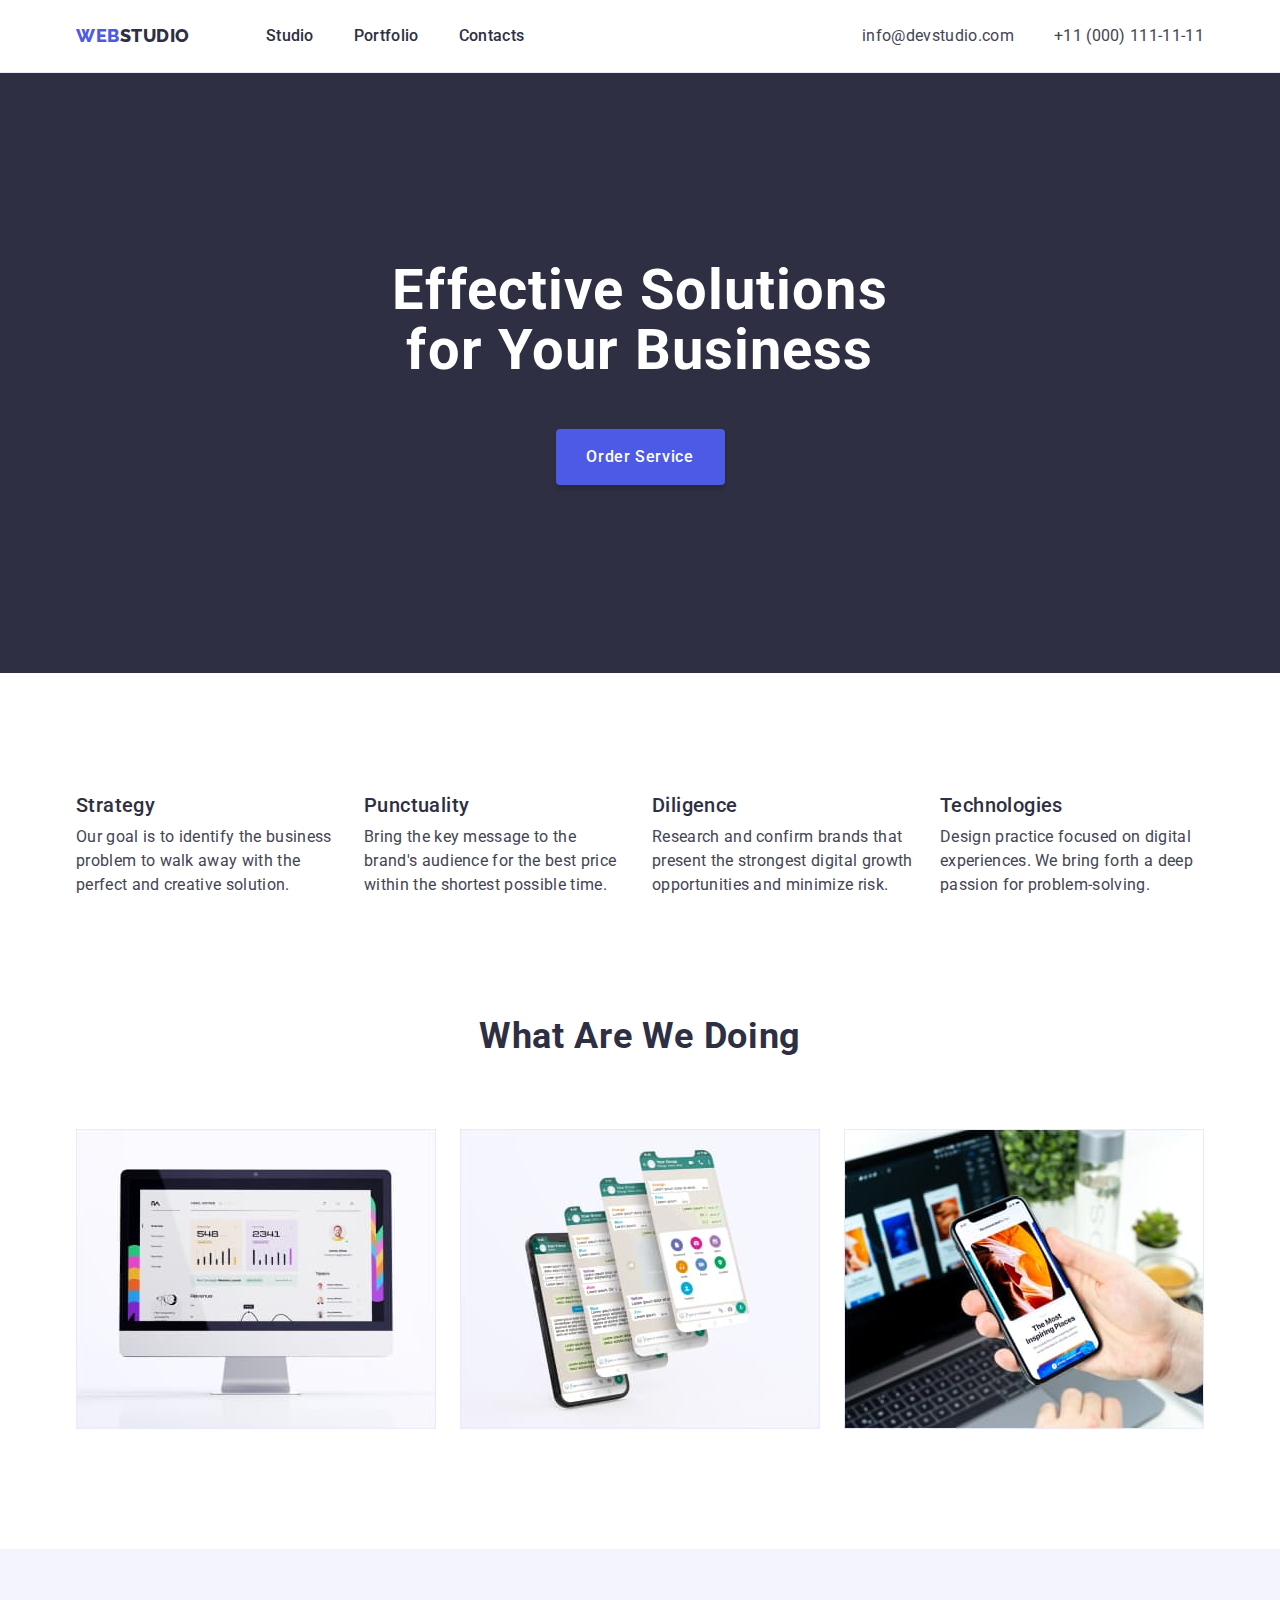
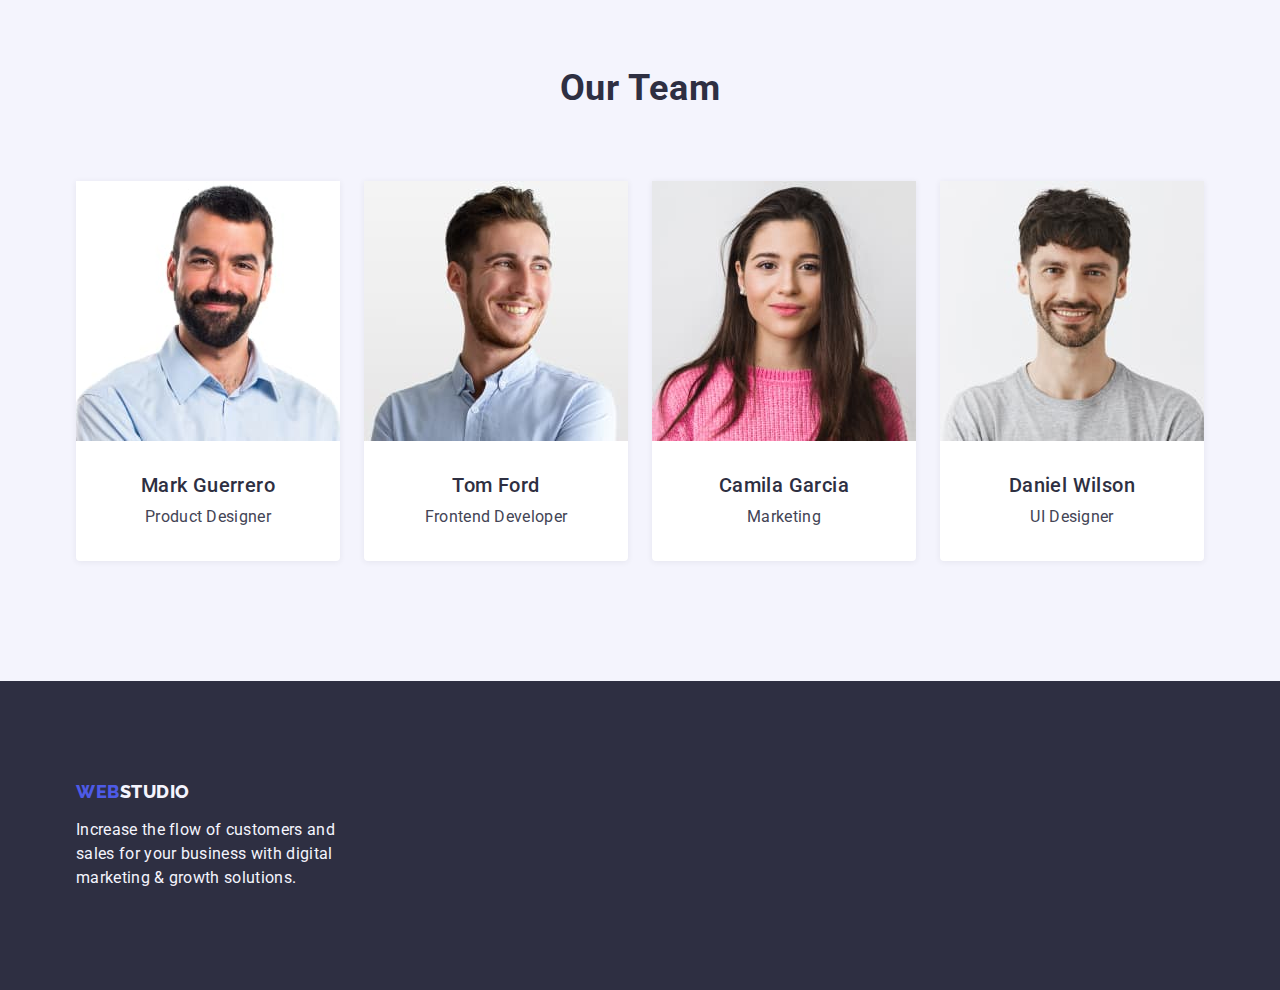
<file: index.html>
<!DOCTYPE html>
<html lang="en">
<head>
    <meta charset="UTF-8">
    <meta name="viewport" content="width=device-width, initial-scale=1.0">
    <title>Webstudio</title>
    <link rel="preconnect" href="https://fonts.googleapis.com">
<link rel="preconnect" href="https://fonts.gstatic.com" crossorigin>
<link href="https://fonts.googleapis.com/css2?family=Raleway:wght@800&family=Roboto:wght@400;500;700&display=swap" rel="stylesheet">
<link rel="stylesheet" href="https://cdn.jsdelivr.net/npm/modern-normalize@2.0.0/modern-normalize.min.css">
<link rel="stylesheet" href="./css/styles.css" />
</head>
<body>
    <!---------------------------------------------- Header --------------------------------------->
    <header class="page-header">  
    <div class="container header">
<nav class="navigation">
    <a class="link logo-header"  href="./index.html">Web<span class="studio">Studio</span></a>
    <ul class="menu list">
        <li class="menu-item">
            <a  class="link menu-link" href="./index.html">Studio</a>
        </li>
        <li class="menu-item">
            <a class="link menu-link" href="./portfolio.html">Portfolio</a>
        </li>
        <li class="menu-item">
            <a class="link menu-link" href="">Contacts</a>
        </li>
    </ul>
</nav>
<address class="contacts">
    <ul class="list contacts-list">
        <li>
            <a class="link link-contacts" href="mailto:info@devstudio.com">info@devstudio.com</a>
        </li>
        <li>
            <a class="link link-contacts" href="tel:+110001111111">+11 (000) 111-11-11</a>
        </li>
    </ul>
</address>
</div> 
    </header>
    <main>
<!--------------------------------------------- Hero --------------------------------------------------------->
<section class="hero section">
    <div class="container">
    <h1 class="hero-title">Effective Solutions for Your Business</h1>
    <button type="button" class="hero-button">Order Service</button>
</div>
</section>
<!------------------------------------------- Our benefits ------------------------------------------------------->
<section class="benefits section">
    <div class="container">
    <h2 class="visually-hidden">Our benefits</h2>
    <ul class="benefits-list list">
        <li class="benefits-list-item">
            <h3 class="benefits-title">Strategy</h3>
            <p class="benefits-text">Our goal is to identify the business problem to walk away with the perfect and creative solution. </p>
        </li>
        <li class="benefits-list-item">
            <h3 class="benefits-title">Punctuality</h3>
            <p class="benefits-text">Bring the key message to the brand's audience for the best price within the shortest possible time. </p>
        </li>
        <li class="benefits-list-item">
            <h3 class="benefits-title">Diligence</h3>
            <p class="benefits-text">Research and confirm brands that present the strongest digital growth opportunities and minimize risk. </p>
        </li>
        <li class="benefits-list-item">
            <h3 class="benefits-title">Technologies</h3>
            <p class="benefits-text">Design practice focused on digital experiences. We bring forth a deep passion for problem-solving. </p>
        </li>
    </ul>
</div>
</section>
<!-------------------------------------- What are we doing --------------------------------------------->
<section class="job-examples section">
    <div class="container">
    <h2 class="secondary-title">What are we doing</h2>
    <ul class="list job-list">
        <li class="job-list-item">
            <img src="./images/what_are_we_doing/monitor.jpg" alt="monitor" height="300" width="360"> 
        </li>
        <li class="job-list-item">
            <img src="./images/what_are_we_doing/handy_app.jpg" alt="phone application" height="300" width="360"> 
        </li>
        <li class="job-list-item">
            <img src="./images/what_are_we_doing/handy.jpg" alt="mobile phone" height="300" width="360"> 
        </li>
    </ul>
</div>
</section>
<!---------------------------------------- Our Team ------------------------------------------------->
<section class="team section">
    <div class="container">
    <h2 class="secondary-title">Our Team</h2>
    <ul class="list list-team">
        <li class="list-item-team">
            <img src="./images/Team/mark.jpg" alt="man" height="260" width="264">
           <div class="card-info">
            <h3 class="name">Mark Guerrero</h3>
            <p class="sub-text">Product Designer</p>
           </div>
        </li>
        <li class="list-item-team">
            <img src="./images/Team/tom.jpg" alt="man" height="260" width="264">
            <div class="card-info">
                <h3 class="name">Tom Ford</h3>
                <p class="sub-text">Frontend Developer</p>
            </div>
        </li>
        <li class="list-item-team">
            <img src="./images/Team/camila.jpg" alt="woman" height="260" width="264">
            <div class="card-info">
                <h3 class="name">Camila Garcia</h3>
                <p class="sub-text">Marketing</p>
            </div>
        </li>
        <li class="list-item-team">
            <img src="./images/Team/daniel.jpg" alt="man" height="260" width="264">
            <div class="card-info">
                <h3 class="name">Daniel Wilson</h3>
                <p class="sub-text">UI Designer</p>
            </div>
        </li>
    </ul>
</div>
</section>
    </main>
    <!---------------------------------------------------- Footer ---------------------------------------------->
    <footer class="footer">
        <div class="container">
        <a class="link logo-footer" href="./index.html">Web<span class="studio-footer">Studio</span></a>
        <p class="footer-slogan">
            Increase the flow of customers and sales for your business with digital marketing & growth solutions.
        </p>
    </div>
    </footer>
</body>
</html>
</file>
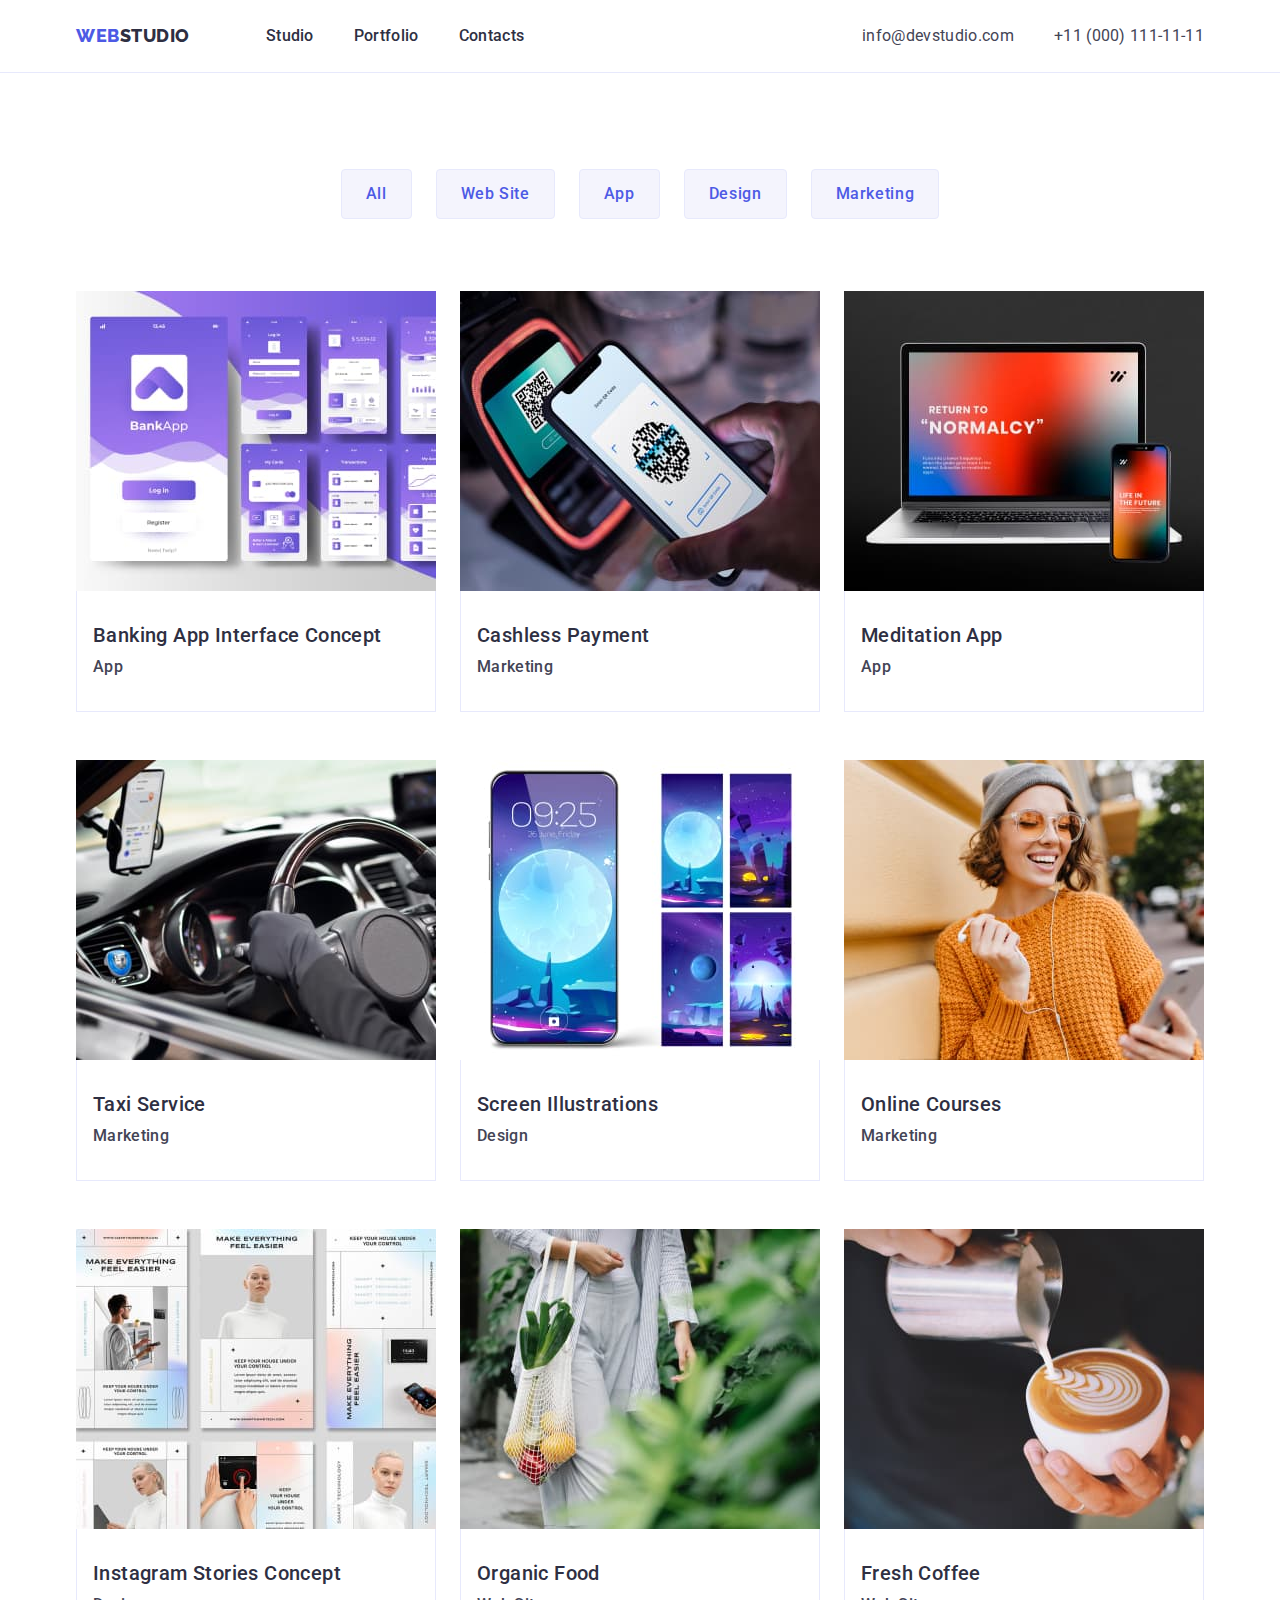
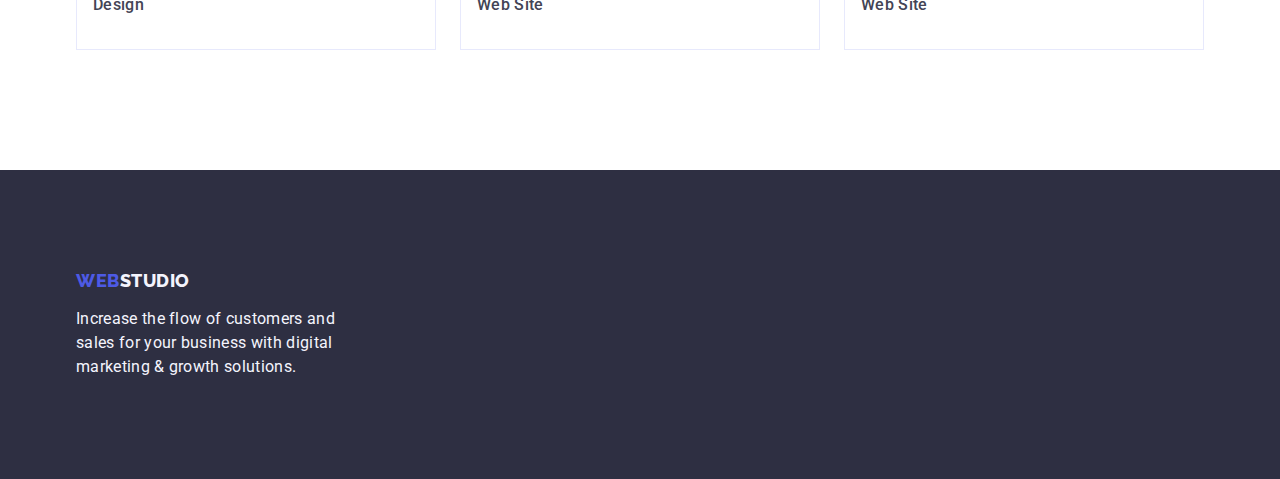
<file: portfolio.html>
<!DOCTYPE html>
<html lang="en">
<head>
    <meta charset="UTF-8">
    <meta name="viewport" content="width=device-width, initial-scale=1.0">
    <title>Portfolio</title>
    <link rel="preconnect" href="https://fonts.googleapis.com">
<link rel="preconnect" href="https://fonts.gstatic.com" crossorigin>
<link href="https://fonts.googleapis.com/css2?family=Raleway:wght@800&family=Roboto:wght@400;500;700&display=swap" rel="stylesheet">
<link rel="stylesheet" href="https://cdn.jsdelivr.net/npm/modern-normalize@2.0.0/modern-normalize.min.css">
<link rel="stylesheet" href="./css/styles.css" />
</head>
<body>
    <!---------------------------------------------- Header --------------------------------------->
    <header class="page-header"> 
        <div class="container header"> 
        <nav class="navigation">
            <a class="link logo-header"  href="./index.html">Web<span class="studio">Studio</span></a>
            <ul class="menu list">
                <li class="menu-item">
                    <a  class="link menu-link" href="./index.html">Studio</a>
                </li>
                <li class="menu-item">
                    <a class="link menu-link" href="./portfolio.html">Portfolio</a>
                </li>
                <li class="menu-item">
                    <a class="link menu-link" href="">Contacts</a>
                </li>
            </ul>
        </nav>
        <address class="contacts">
            <ul class="list contacts-list">
                <li>
                    <a class="link link-contacts" href="mailto:info@devstudio.com">info@devstudio.com</a>
                </li>
                <li>
                    <a class="link link-contacts" href="tel:+110001111111">+11 (000) 111-11-11</a>
                </li>
            </ul>
        </address>
    </div> 
            </header>
    <main>
        <!------------------------------------------- Portfolio ------------------------------->
<section class="projects section">
    <div class="container portfolio-container">
    <h1 class="visually-hidden">Our Projects</h1>
<ul class="list buttons-list">
    <li class="buttons-list-item">
        <button type="button" class="button filter-button">All</button>
    </li>
    <li class="buttons-list-item">
        <button type="button" class="button filter-button">Web Site</button>
    </li>
    <li class="buttons-list-item">
        <button type="button" class="button filter-button">App</button>
    </li>
    <li class="buttons-list-item">
        <button type="button" class="button filter-button">Design</button>
    </li>
    <li class="buttons-list-item">
        <button type="button" class="button filter-button">Marketing</button>
    </li>
</ul>

<ul class="list portfolio-list">
    <li class="portfolio-list-item">
        <a class="link" href="">
        <img src="./images/Portfolio/banking_app.jpg" alt="application design" width="360" height="300">
    <div class="card card-info">
        <h2 class="name card-name">
            Banking App Interface Concept
            </h2>
            <p class="card-sub-text">
                App
            </p>
    </div>
    </a>
    </li>

    <li class="portfolio-list-item">
        <a class="link" href="">
        <img src="./images/Portfolio/cashless_payment.jpg" alt="mobile phone" width="360" height="300">
        <div class="card card-info">
            <h2 class="name card-name">
                Cashless Payment
                </h2>
                <p class="card-sub-text">
                Marketing
                </p>
        </div>
        </a>
    </li>

    <li class="portfolio-list-item">
        <a class="link" href="">
        <img src="./images/Portfolio/meditation_app.jpg" alt="notebook and mobile phone" width="360" height="300">
        <div class="card card-info">
            <h2 class="name card-name">
                Meditation App
                </h2>
                <p class="card-sub-text">
                App
                </p>
        </div>
        </a>
    </li>

    <li class="portfolio-list-item">
        <a class="link" href="">
        <img src="./images/Portfolio/taxi_service.jpg" alt="steering wheel" width="360" height="300">
       <div class="card card-info">
        <h2 class="name card-name">
            Taxi Service
            </h2>
            <p class="card-sub-text">
            Marketing
            </p>
       </div>
        </a>
    </li>

    <li class="portfolio-list-item">
        <a  class="link" href="">
        <img src="./images/Portfolio/screen_illustration.jpg" alt="mobile phone screen" width="360" height="300">
        <div class="card card-info">
            <h2 class="name card-name">
                Screen Illustrations
                </h2>
                <p class="card-sub-text">
                Design
                </p>
        </div>
        </a>
    </li>

    <li class="portfolio-list-item">
        <a class="link"  href="">
        <img src="./images/Portfolio/online-courses.jpg" alt="girl with mobile phone" width="360" height="300">
        <div class="card card-info">
            <h2 class="name card-name">
                Online Courses
                </h2>
                <p class="card-sub-text">
                Marketing
                </p>
        </div>
        </a>
    </li>

    <li class="portfolio-list-item">
        <a class="link" href="">
        <img src="./images/Portfolio/instagramm.jpg" alt="moodboard design" width="360" height="300">
       <div class="card card-info">
        <h2 class="name card-name">
            Instagram Stories Concept
            </h2>
            <p class="card-sub-text">
            Design
            </p>
        </div>
            </a>
    </li>

    <li class="portfolio-list-item">
        <a class="link" href="">
        <img src="./images/Portfolio/organic.jpg" alt="bag with food" width="360" height="300">
        <div class="card card-info">
            <h2 class=" name card-name">
                Organic Food
                </h2>
                <p class="card-sub-text">
                Web Site
                </p>  
        </div>
        </a>
    </li>

    <li class="portfolio-list-item">
        <a class="link" href="">
        <img src="./images/Portfolio/coffee.jpg" alt="cup of coffee" width="360" height="300">
        <div class="card card-info">
            <h2 class="name card-name">
                Fresh Coffee
                </h2>
                <p class="card-sub-text">
                Web Site
                </p>
        </div>
        </a>
    </li>
</ul>
</div>
</section>
    </main>
        <!---------------------------------------------------- Footer ---------------------------------------------->
    <footer class="footer">
        <div class="container">
        <a class="link logo-footer" href="./index.html">Web<span class="studio-footer">Studio</span></a>
        <p class="footer-slogan">
            Increase the flow of customers and sales for your business with digital marketing & growth solutions.
        </p>
    </div>
    </footer>
</body>
</html>
</file>
<file: css/styles.css>
/* ========Variables======= */
:root{
--press-state-color: #404BBF;
--secondary-accent-color: #31D0AA;
--primary-brand-color: #4D5AE5;
--white-background-color: #ffffff; 
--hero-background-color:#2e2f42;
--button-background-color: #F4F4FD;
--text-color: #434455;
--subtle-text-color: #8E8F99;
--accent-color: #E7E9FC;
--light-color: #F4F4FD;
--modal-background-color: #FCFCFC;
}

/* ========/Variables======= */

/* =========Common Styles====== */

button{
    cursor: pointer;
}

img{
    display: block;
    max-width: 100%;
}

h1,
h2,
h3,
h4,
h5,
h6,
p{
    margin-top: 0;
    margin-bottom: 0;
    padding: 0;
}

ul, 
ol{
margin-top: 0;
margin-bottom: 0;
padding-left: 0;
}

.list{
    list-style-type: none;
}

.link{
    text-decoration: none;
}

.section{
    padding-top: 120px;
    padding-bottom: 120px;
}
body{
    font-family: 'Roboto', sans-serif;
    font-weight: 500;
    font-size: 16px;
    line-height: 1.5;
    letter-spacing: 0.02em;
    color: var(--text-color);

    background-color: var(--white-background-color);
}

.visually-hidden {
    position: absolute;
    width: 1px;
    height: 1px;
    margin: -1px;
    border: 0;
    padding: 0;
    white-space: nowrap;
    clip-path: inset(100%);
    clip: rect(0 0 0 0);
    overflow: hidden;
    }

.container{
width: 1158px;
padding-left: 15px;
padding-right: 15px; 
margin-left: auto; 
margin-right: auto;
}

.card-info{
    padding-bottom: 32px;
    padding-top: 32px;
}

.name{
    font-size: 20px;
    line-height: 1.2;
    font-weight: 500;
    text-align: center;
    letter-spacing: 0.02em;
    text-transform: capitalize;
    color: var(--hero-background-color);

    margin-bottom: 8px;
    }
/* ========/Common Styles====== */

/* =======HEADER======== */
.page-header{
    border-bottom: 1px solid #e7e9fc;
    padding: 24px 0;
}

.container.header{
    display: flex;
    justify-content: space-between;
}

.logo-header{
font-family: 'Raleway', sans-serif;
font-size: 18px;
font-weight: 800;
line-height: 1.17;
letter-spacing: 0.03em;
text-transform: uppercase;
color: var(--primary-brand-color);
/* text-align: left; */

margin-right: 76px;
}

.studio{
    color: var(--hero-background-color);
}



.logo-header:hover,
.logo-header:focus{
color: var(--press-state-color);
}

.navigation{
    display: flex;
    align-items: center;
}

.menu.list{
    display: flex;
    gap: 40px;
}

.menu-link{
/* text-align: left; */
color:  var(--hero-background-color);
padding: 24px 0;
}

.menu-link:hover,
.menu-link:focus{
color: var(--press-state-color);
}

.contacts{
    font-style: normal;
}

.contacts-list{
    display: flex;
   gap: 40px;
}

.link-contacts{
font-weight: 400;
/* text-align: left; */

color: #434455;
}

.link-contacts:hover,
.link-contacts:focus{
color: #404BBF;
}

/* =======/HEADER======== */

/* ==========HERO======== */
.section.hero{
    padding-top: 188px;
    padding-bottom: 188px;
    background-color:var(--hero-background-color);
}


.hero-title{
font-size: 56px;
font-weight: 700;
line-height: 1.07;
text-align: center;
letter-spacing: 0.02em;
color: #ffffff;
margin-bottom: 48px;
max-width: 496px;

margin-left: auto;
margin-right: auto;
}


.hero-button{
    font-family: Roboto;
    font-weight: 500;
    font-size: 16px;
    line-height: 1.5;
letter-spacing: 0.04em;

color: #ffffff;
background-color: var(--primary-brand-color);

display: block;
min-width: 169px;
height: 56px;
margin-left: auto;
margin-right: auto;
box-shadow: 0px 4px 4px 0px #00000026;
border-radius: 4px;
border: none;
}

.hero-button:hover,
.hero-button:focus{
    background-color: var(--press-state-color);
}
/* ==========/HERO======== */

/* ========Our Benefits======== */
.benefits-title{
font-size: 20px;
line-height: 1.2;
font-weight: 500;
letter-spacing: 0.02em;
/* text-align: left; */

color: #2E2F42;
margin-bottom: 8px;
}

.benefits-list{
    display: flex;
    gap: 24px;
}

.benefits-list-item{
    width: 264px;
}
.benefits-text{
font-weight: 400;
/* text-align: left; */
}

/* ========/Our Benefits======== */

/* =========What we are doing======= */
.job-examples.section{
    padding-top: 0;
}
.secondary-title{
font-size: 36px;
/* font-weight: 700; */
line-height: 1.11;
text-align: center;
text-transform: capitalize;

color: #2E2F42;
margin-bottom: 72px;
}

.job-list{
    display: flex;
    gap: 24px;
}
/* =========/What we are doing======= */

/* =============Our Team========== */

.team{
    background-color: var(--button-background-color);
}

.secondary-title{
    text-transform: capitalize;
    text-align: center;
    letter-spacing: 0.02em;
}

.list-team{
    display: flex;
    gap: 24px;
}
.list-item-team{
    background-color: var(--white-background-color);
    box-shadow: 0px 2px 1px 0px #2E2F4214;

    box-shadow: 0px 1px 1px 0px #2E2F4229;
    
    box-shadow: 0px 1px 6px 0px #2E2F4214;
    border-radius: 0px 0px 4px 4px;
}


/* 
.name{
font-size: 20px;
line-height: 1.2;
font-weight: 500;
text-align: center;
letter-spacing: 0.02em;
text-transform: capitalize;
color: var(--hero-background-color);
} */


.sub-text{
font-weight: 400;
text-align: center;
}
/* =============/Our Team========== */

/* ==============Footer================ */
.footer{
background-color: var(--hero-background-color);
padding-top: 100px;
padding-bottom: 100px;
}

.logo-footer{
    font-family: "Raleway", sans-serif;
    font-weight: 800;
    font-size: 18px;
color: var(--primary-brand-color);
line-height: 1.17em ;
letter-spacing: 0.03em;
text-transform: uppercase;
display: inline-block;
margin-bottom: 16px;
}

.studio-footer{
    color: var(--button-background-color);
}

.logo-footer:hover{
color: var(--press-state-color);
}
.footer-slogan{
font-weight: 400;
/* text-align: left; */
color: var(--button-background-color);
max-width: 264px;
}
/* ==============/Footer=============== */

/* ===============Portfolio======================= */
.section.projects{
    padding-top: 96px;
}


.buttons-list{
    display: flex;
    gap: 24px;
    justify-content: center;
    margin-bottom: 72px;
}


.filter-button{
    font-family: inherit;
    font-weight: 500;
    font-size: 16px;
    line-height: inherit;
    letter-spacing: 0.04em;
    /* text-align: center; */
    color: var(--primary-brand-color);
    background-color: var(--button-background-color);

    border-radius: 4px;
    border: 1px solid #E7E9FC;
    padding: 12px 24px;
}

.filter-button:hover,
.filter-button:focus{
    color: #ffffff;
    background-color: var(--press-state-color);
    border: 1px solid transparent;
}

.portfolio-list{
    display: flex;
    flex-wrap: wrap;
    gap: 48px 24px;
}

.portfolio-list-item{
    width: calc((100% - 2*24px) / 3);
}

.card{
    border: 1px solid #E7E9FC;
    border-top: 0;
}
.card.card-info{
    padding-left: 16px;
    padding-right: 16px;
}

.card-name{
    text-align: left;
}

.card-sub-text{
    font-size: 16px;
    line-height: 1.5;
    letter-spacing: 0.02em;
    color: var(--text-color);
}
/* ===============/Portfolio======================= */
</file>
